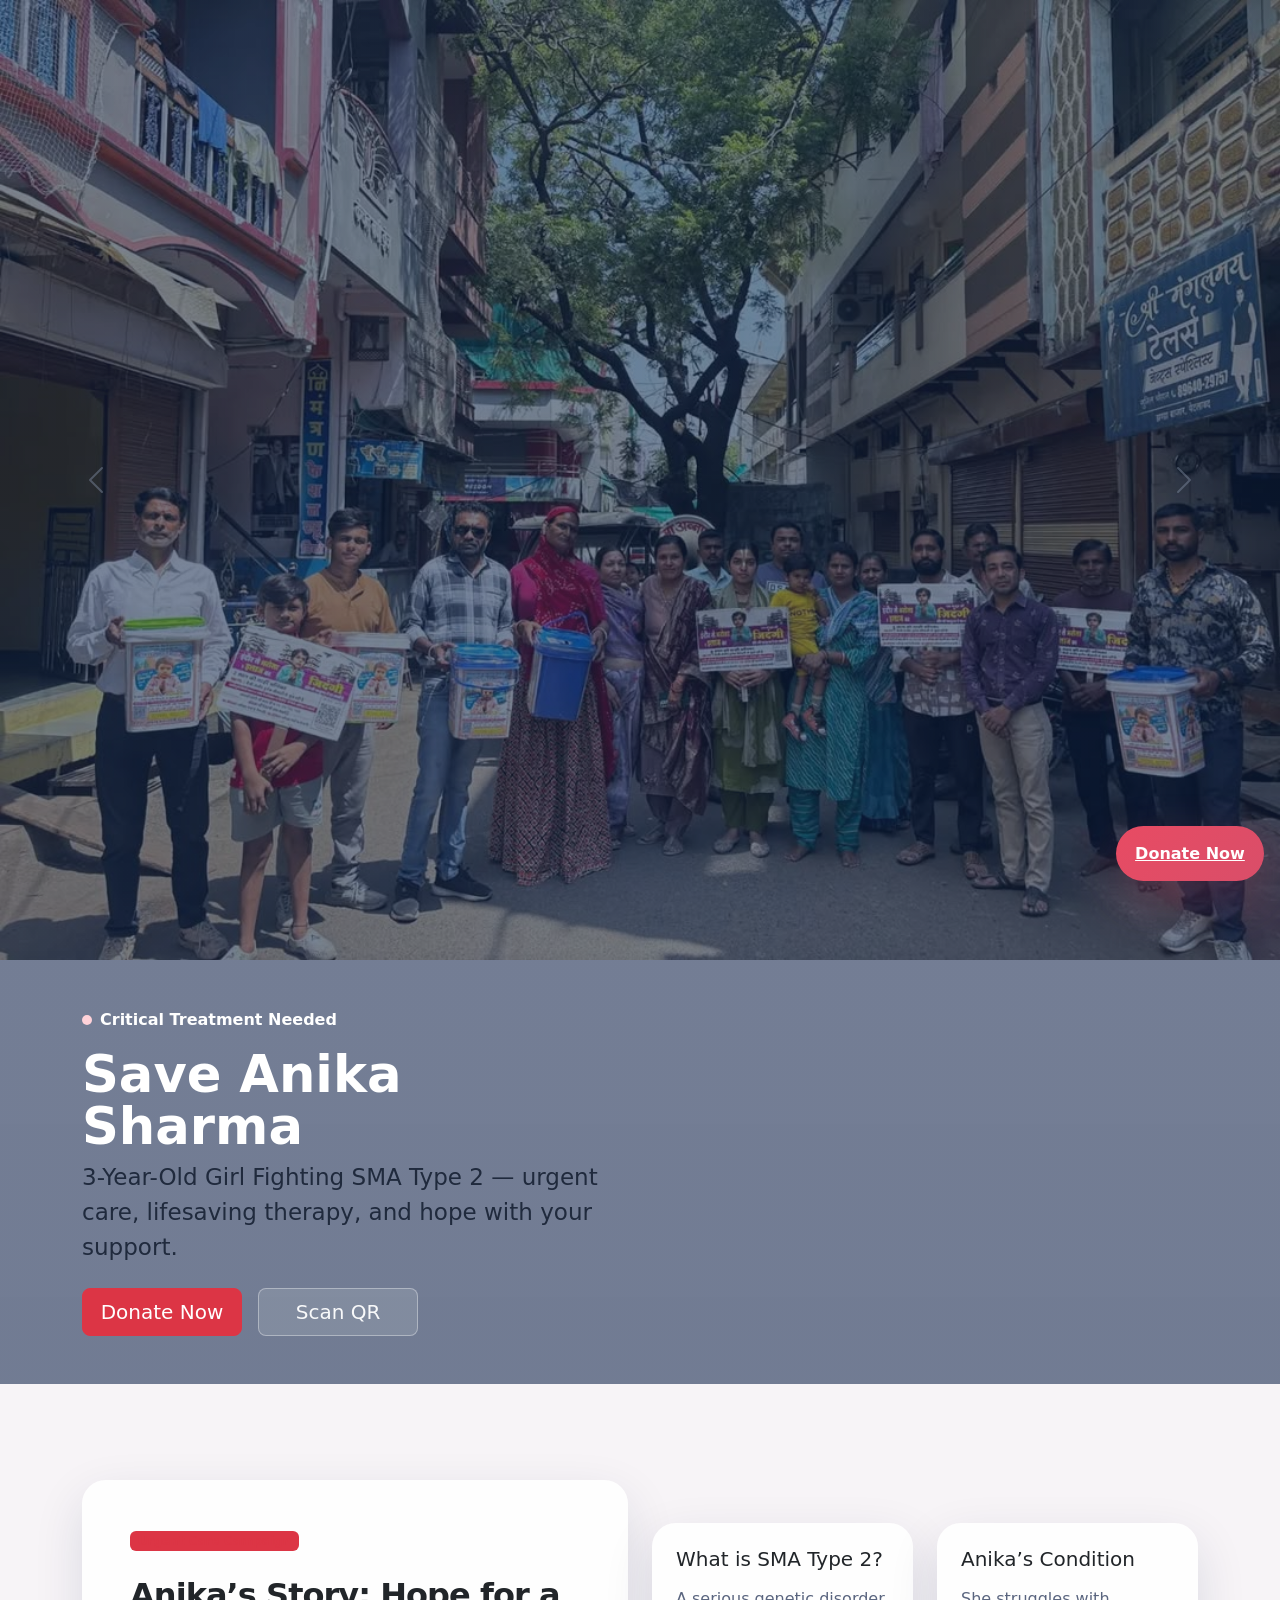
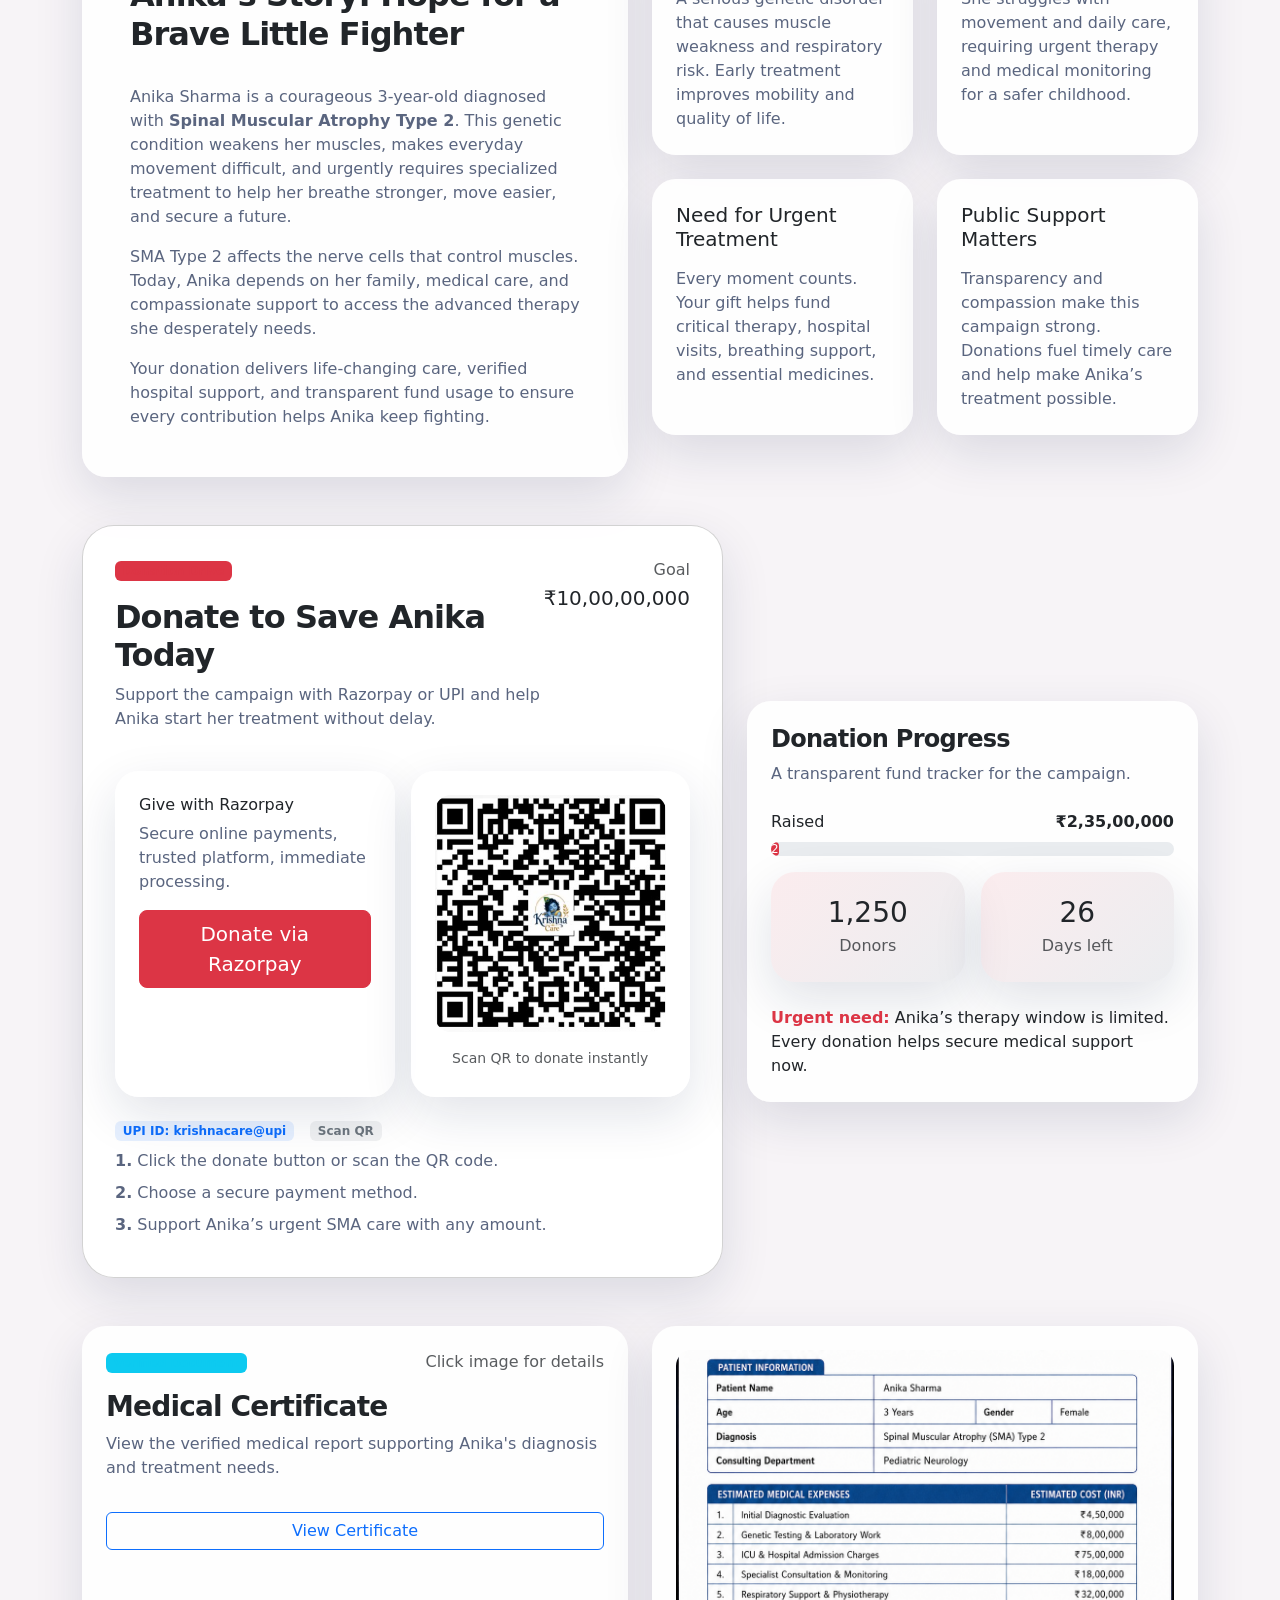
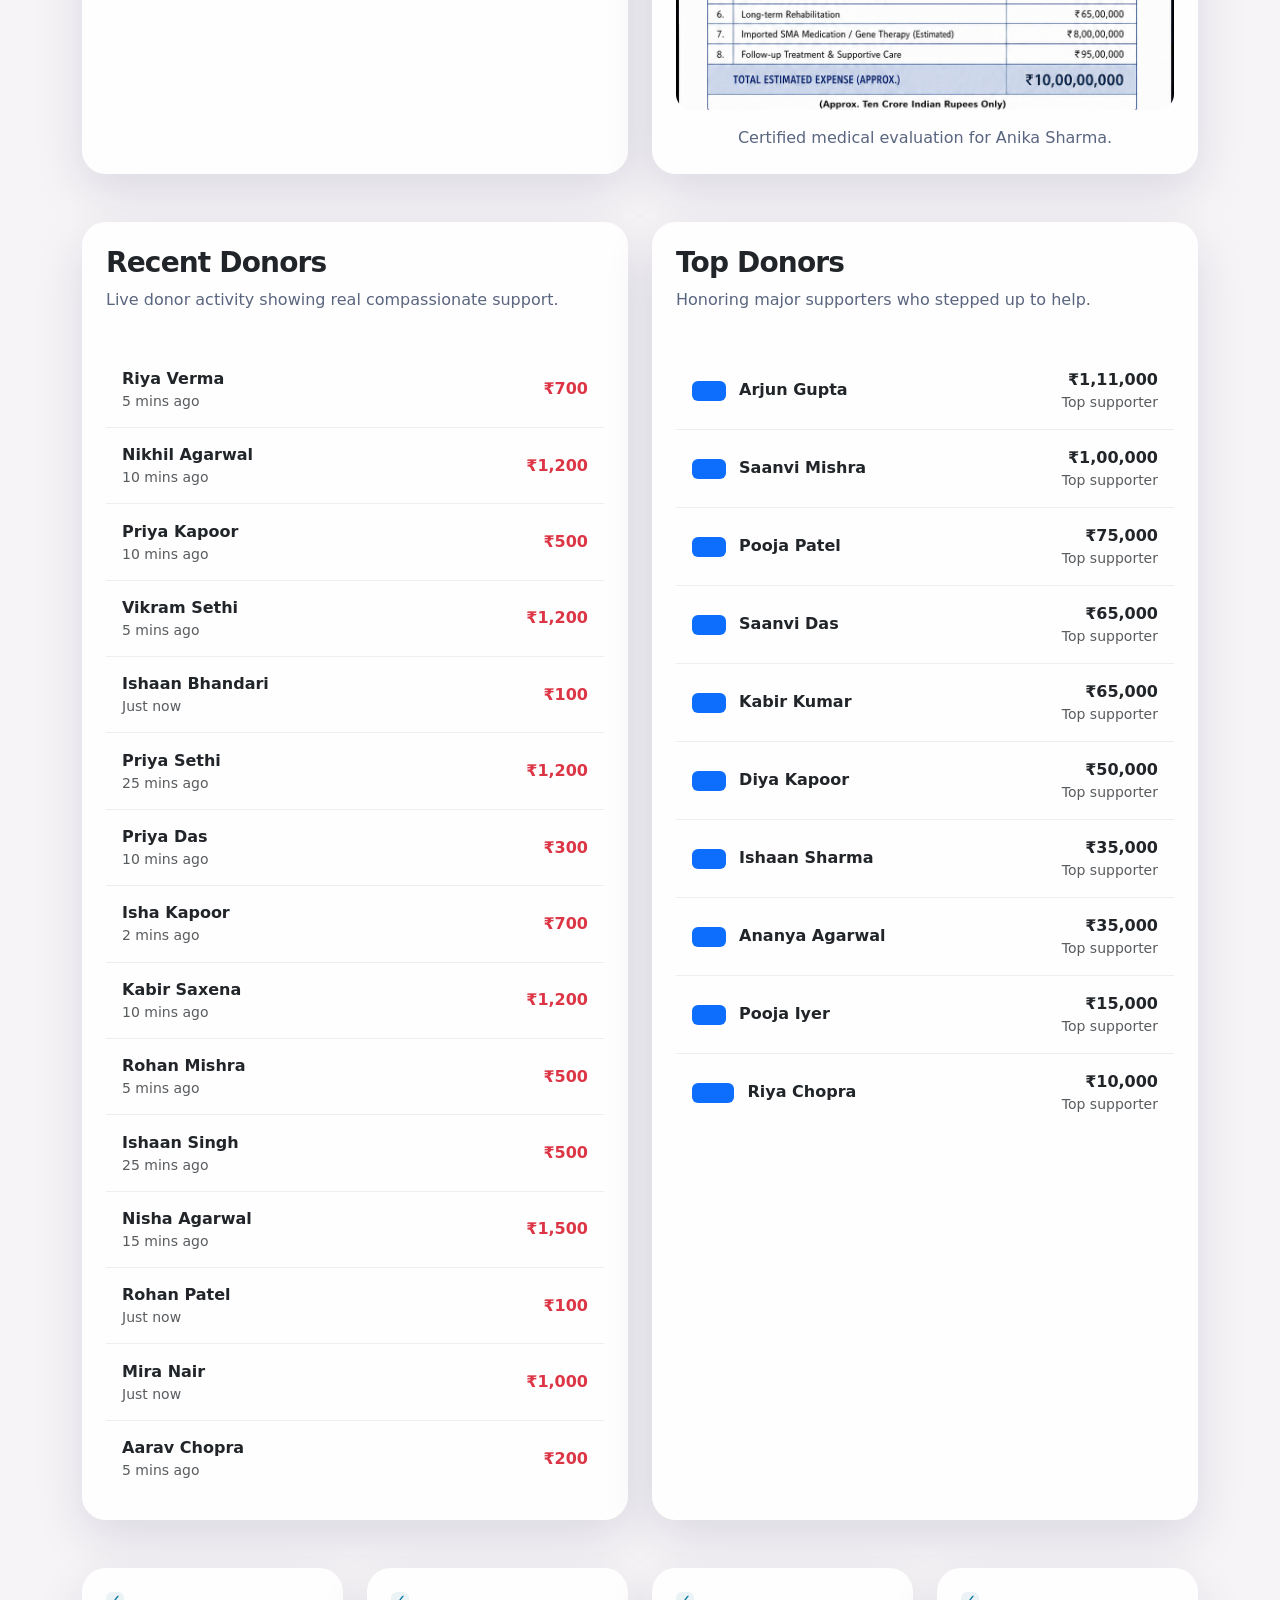
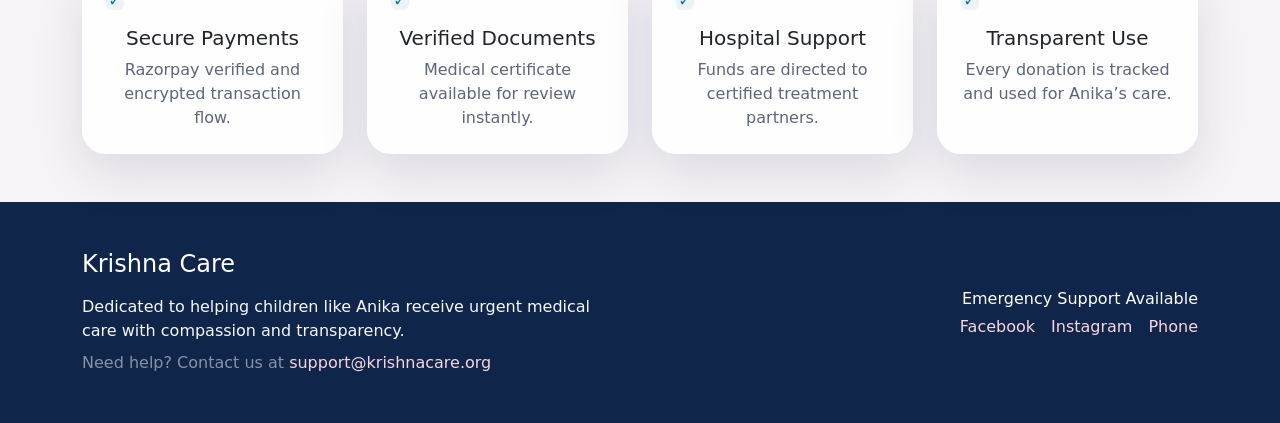
<file: index.html>
<!DOCTYPE html>
<html lang="en">
<head>
  <meta charset="UTF-8" />
  <meta name="viewport" content="width=device-width, initial-scale=1.0" />
  <title>Krishna Care | Save Anika Sharma</title>
  <link rel="icon" href="data:image/svg+xml,<svg xmlns='http://www.w3.org/2000/svg' viewBox='0 0 100 100'><text y='.9em' font-size='90'>❤️</text></svg>">
  <link href="https://cdn.jsdelivr.net/npm/bootstrap@5.3.2/dist/css/bootstrap.min.css" rel="stylesheet" integrity="sha384-T3c6CoIi6uLrA9TneNEoa7RxnatzjcDSCmG1MXxSR1GAsXEV/Dwwykc2MPK8M2HN" crossorigin="anonymous" />
  <style>
    :root {
      --soft-red: #e76b7a;
      --soft-pink: #f8d7db;
      --deep-blue: #10254a;
      --warm-cream: #fff9f8;
      --card-bg: rgba(255,255,255,0.92);
      --shadow-soft: 0 18px 50px rgba(16, 37, 74, 0.12);
    }
    body {
      font-family: Inter, system-ui, -apple-system, BlinkMacSystemFont, "Segoe UI", sans-serif;
      background: #f7f4f7;
      color: #1b2538;
      scroll-behavior: smooth;
    }
    .hero-overlay {
      position: absolute;
      inset: 0;
      background: linear-gradient(180deg, rgba(16,37,74,.55), rgba(16,37,74,.58));
      z-index: 1;
    }
    .hero-content {
      position: relative;
      z-index: 2;
    }
    .hero-title {
      font-size: clamp(2.5rem, 4vw, 4.5rem);
      line-height: 1.02;
      font-weight: 700;
    }
    .hero-subtitle {
      font-size: clamp(1.1rem, 1.8vw, 1.5rem);
      opacity: 0.95;
    }
    .btn-pulse {
      position: relative;
      overflow: hidden;
    }
    .btn-pulse::after {
      content: "";
      position: absolute;
      inset: 0;
      border-radius: inherit;
      box-shadow: 0 0 0 0 rgba(231,107,122,0.4);
      animation: pulse 2.8s ease-out infinite;
      opacity: 0.65;
    }
    @keyframes pulse {
      0% { box-shadow: 0 0 0 0 rgba(231,107,122,0.4); }
      70% { box-shadow: 0 0 0 18px rgba(231,107,122,0); }
      100% { box-shadow: 0 0 0 18px rgba(231,107,122,0); }
    }
    .feature-card, .donor-card, .top-donor-card {
      background: var(--card-bg);
      border: none;
      border-radius: 24px;
      box-shadow: var(--shadow-soft);
    }
    .stats-card {
      border-radius: 24px;
      background: linear-gradient(135deg, rgba(231,107,122,0.12), rgba(16,37,74,0.08));
      box-shadow: var(--shadow-soft);
    }
    .urgent-badge {
      display: inline-flex;
      align-items: center;
      gap: 0.5rem;
      padding: 0.55rem 0.9rem;
      border-radius: 999px;
      background: rgba(231,107,122,0.12);
      color: #c42246;
      font-weight: 600;
      font-size: 0.95rem;
      letter-spacing: 0.01em;
    }
    .section-title {
      font-weight: 700;
      letter-spacing: -0.03em;
    }
    .text-muted-strong {
      color: #5a657f;
    }
    .sticky-donate {
      position: fixed;
      right: 1rem;
      bottom: 1.2rem;
      z-index: 1050;
      border-radius: 999px;
      background: linear-gradient(135deg, #e84b63, #d94e69);
      color: white;
      padding: 0.95rem 1.2rem;
      box-shadow: 0 20px 50px rgba(232, 75, 99, 0.25);
      transition: transform 0.25s ease, opacity 0.25s ease;
    }
    .sticky-donate:hover {
      transform: translateY(-3px);
      text-decoration: none;
    }
    .sticky-donate span {
      display: inline-flex;
      align-items: center;
      gap: 0.5rem;
      font-weight: 700;
    }
    .hero-btn-group .btn {
      min-width: 160px;
    }
    .hero-btn-group .btn-outline-light {
      background: rgba(255,255,255,0.12);
      border-color: rgba(255,255,255,0.35);
    }
    .progress-wrapper {
      border-radius: 32px;
      background: rgba(255,255,255,0.92);
      box-shadow: var(--shadow-soft);
      padding: 2rem;
    }
    .donor-card {
      transition: transform 0.25s ease, box-shadow 0.25s ease;
    }
    .donor-card:hover {
      transform: translateY(-4px);
    }
    .top-donor-card {
      border: 1px solid rgba(16,37,74,0.08);
    }
    .footer {
      background: #10254a;
      color: #f6f8ff;
    }
    .footer a {
      color: #f9d6df;
      text-decoration: none;
    }
    .scroll-target {
      scroll-margin-top: 90px;
    }
    .banner-caption {
      display: inline-flex;
      align-items: center;
      gap: 0.5rem;
      margin-bottom: 1rem;
    }
    .banner-caption .dot {
      width: 10px;
      height: 10px;
      border-radius: 50%;
      background: #ffd2d9;
    }
    .modal-img {
      max-width: 100%;
      border-radius: 24px;
      box-shadow: var(--shadow-soft);
    }
    .donor-list, .top-donor-list {
      list-style: none;
      padding: 0;
      margin: 0;
    }
    .donor-list li, .top-donor-list li {
      padding: 0.95rem 1rem;
      border-bottom: 1px solid rgba(16,37,74,0.07);
    }
    .donor-list li:last-child, .top-donor-list li:last-child {
      border-bottom: none;
    }
    .icon-check {
      width: 18px;
      height: 18px;
      display: inline-flex;
      align-items: center;
      justify-content: center;
      border-radius: 6px;
      background: rgba(14, 121, 159, 0.08);
      color: #0e799f;
      margin-right: 0.8rem;
    }
    @media (max-width: 768px) {
      .sticky-donate { right: 0.75rem; bottom: 0.9rem; }
      .hero-title { font-size: 2.75rem; }
      .hero-subtitle { font-size: 1.1rem; }
    }
  </style>
</head>
<body>
  <a id="top"></a>
  <header class="position-relative overflow-hidden">
    <div id="heroCarousel" class="carousel slide" data-bs-ride="carousel">
      <div class="carousel-inner">
        <div class="carousel-item active">
          <img src="images/banner1.jpg" class="d-block w-100" alt="Anika smiling" loading="lazy" />
        </div>
        <div class="carousel-item">
          <img src="images/banner2.jpg" class="d-block w-100" alt="Caring family" loading="lazy" />
        </div>
        <div class="carousel-item">
          <img src="images/banner3.jpg" class="d-block w-100" alt="Hope for Anika" loading="lazy" />
        </div>
        <div class="carousel-item">
          <img src="images/banner4.jpg" class="d-block w-100" alt="Medical support" loading="lazy" />
        </div>
        <div class="carousel-item">
          <img src="images/banner5.jpg" class="d-block w-100" alt="Community care" loading="lazy" />
        </div>
        <div class="carousel-item">
          <img src="images/banner6.jpg" class="d-block w-100" alt="Donate for Anika" loading="lazy" />
        </div>
      </div>
      <button class="carousel-control-prev" type="button" data-bs-target="#heroCarousel" data-bs-slide="prev">
        <span class="carousel-control-prev-icon" aria-hidden="true"></span>
        <span class="visually-hidden">Previous</span>
      </button>
      <button class="carousel-control-next" type="button" data-bs-target="#heroCarousel" data-bs-slide="next">
        <span class="carousel-control-next-icon" aria-hidden="true"></span>
        <span class="visually-hidden">Next</span>
      </button>
    </div>
    <div class="hero-overlay"></div>
    <div class="container position-relative hero-content py-5 py-lg-6">
      <div class="row align-items-center min-vh-75">
        <div class="col-lg-7 col-xl-6">
          <div class="banner-caption text-white fw-semibold mb-3">
            <span class="dot"></span>
            <span>Critical Treatment Needed</span>
          </div>
          <h1 class="hero-title text-white">Save Anika Sharma</h1>
          <p class="hero-subtitle text-white-75 mb-4">3-Year-Old Girl Fighting SMA Type 2 — urgent care, lifesaving therapy, and hope with your support.</p>
          <div class="hero-btn-group d-flex flex-wrap gap-3">
            <a href="#donate" class="btn btn-danger btn-lg btn-pulse">Donate Now</a>
            <a href="#donate" class="btn btn-outline-light btn-lg">Scan QR</a>
          </div>
        </div>
      </div>
    </div>
  </header>

  <main class="mt-5">
    <section class="container mb-5 pt-5" id="story">
      <div class="row gy-5 align-items-center">
        <div class="col-lg-6">
          <div class="card feature-card p-4 p-xl-5 h-100">
            <div class="mb-4">
              <span class="badge bg-danger bg-opacity-15 text-danger">Urgent Care Campaign</span>
            </div>
            <h2 class="section-title">Anika’s Story: Hope for a Brave Little Fighter</h2>
            <p class="mt-4 text-muted-strong">Anika Sharma is a courageous 3-year-old diagnosed with <strong>Spinal Muscular Atrophy Type 2</strong>. This genetic condition weakens her muscles, makes everyday movement difficult, and urgently requires specialized treatment to help her breathe stronger, move easier, and secure a future.</p>
            <p class="text-muted-strong">SMA Type 2 affects the nerve cells that control muscles. Today, Anika depends on her family, medical care, and compassionate support to access the advanced therapy she desperately needs.</p>
            <p class="text-muted-strong mb-0">Your donation delivers life-changing care, verified hospital support, and transparent fund usage to ensure every contribution helps Anika keep fighting.</p>
          </div>
        </div>
        <div class="col-lg-6">
          <div class="row g-4">
            <div class="col-sm-6">
              <div class="card feature-card p-4 h-100">
                <h5 class="mb-3">What is SMA Type 2?</h5>
                <p class="mb-0 text-muted-strong">A serious genetic disorder that causes muscle weakness and respiratory risk. Early treatment improves mobility and quality of life.</p>
              </div>
            </div>
            <div class="col-sm-6">
              <div class="card feature-card p-4 h-100">
                <h5 class="mb-3">Anika’s Condition</h5>
                <p class="mb-0 text-muted-strong">She struggles with movement and daily care, requiring urgent therapy and medical monitoring for a safer childhood.</p>
              </div>
            </div>
            <div class="col-sm-6">
              <div class="card feature-card p-4 h-100">
                <h5 class="mb-3">Need for Urgent Treatment</h5>
                <p class="mb-0 text-muted-strong">Every moment counts. Your gift helps fund critical therapy, hospital visits, breathing support, and essential medicines.</p>
              </div>
            </div>
            <div class="col-sm-6">
              <div class="card feature-card p-4 h-100">
                <h5 class="mb-3">Public Support Matters</h5>
                <p class="mb-0 text-muted-strong">Transparency and compassion make this campaign strong. Donations fuel timely care and help make Anika’s treatment possible.</p>
              </div>
            </div>
          </div>
        </div>
      </div>
    </section>

    <section class="container mb-5" id="donate">
      <div class="row g-4 align-items-center">
        <div class="col-lg-7">
          <div class="card progress-wrapper h-100">
            <div class="d-flex align-items-start justify-content-between mb-4">
              <div>
                <span class="badge bg-danger bg-opacity-15 text-danger">Donation Drive</span>
                <h2 class="mt-3 section-title">Donate to Save Anika Today</h2>
                <p class="text-muted-strong">Support the campaign with Razorpay or UPI and help Anika start her treatment without delay.</p>
              </div>
              <div class="text-end">
                <p class="mb-1 text-muted">Goal</p>
                <h5 class="mb-0">₹10,00,00,000</h5>
              </div>
            </div>
            <div class="row g-3">
              <div class="col-md-6">
                <div class="card feature-card p-4 h-100">
                  <h6>Give with Razorpay</h6>
                  <p class="text-muted-strong">Secure online payments, trusted platform, immediate processing.</p>
                  <a href="https://razorpay.me/@krishnacare" target="_blank" rel="noopener" class="btn btn-danger btn-lg w-100 btn-pulse">Donate via Razorpay</a>
                </div>
              </div>
              <div class="col-md-6">
                <div class="card feature-card p-4 h-100 text-center">
                  <img src="images/QrCode.jpeg" alt="Donation QR code" class="img-fluid rounded-4 mb-3" />
                  <p class="small text-muted mb-1">Scan QR to donate instantly</p>
                </div>
              </div>
            </div>
            <div class="mt-4">
              <div class="d-flex flex-wrap gap-3 mb-2">
                <span class="badge bg-primary bg-opacity-10 text-primary">UPI ID: krishnacare@upi</span>
                <span class="badge bg-secondary bg-opacity-10 text-secondary">Scan QR</span>
              </div>
              <ul class="list-unstyled mb-0 text-muted-strong">
                <li class="mb-2"><strong>1.</strong> Click the donate button or scan the QR code.</li>
                <li class="mb-2"><strong>2.</strong> Choose a secure payment method.</li>
                <li class="mb-2"><strong>3.</strong> Support Anika’s urgent SMA care with any amount.</li>
              </ul>
            </div>
          </div>
        </div>
        <div class="col-lg-5">
          <div class="card feature-card p-4 h-100">
            <div class="mb-4">
              <h4 class="section-title">Donation Progress</h4>
              <p class="text-muted-strong mb-0">A transparent fund tracker for the campaign.</p>
            </div>
            <div class="mb-3">
              <div class="d-flex justify-content-between mb-2">
                <span>Raised</span>
                <span class="fw-semibold" id="raisedAmount">₹0</span>
              </div>
              <div class="progress rounded-pill" style="height: 14px;">
                <div id="progressBar" class="progress-bar rounded-pill bg-danger" role="progressbar" style="width: 0%;" aria-valuenow="0" aria-valuemin="0" aria-valuemax="100"></div>
              </div>
            </div>
            <div class="row text-center g-3">
              <div class="col-6">
                <div class="stats-card p-4 h-100">
                  <h3 class="mb-1" id="donorCounter">0</h3>
                  <p class="mb-0 text-muted">Donors</p>
                </div>
              </div>
              <div class="col-6">
                <div class="stats-card p-4 h-100">
                  <h3 class="mb-1" id="daysCounter">26</h3>
                  <p class="mb-0 text-muted">Days left</p>
                </div>
              </div>
            </div>
            <div class="mt-4">
              <span class="text-danger fw-semibold">Urgent need:</span> Anika’s therapy window is limited. Every donation helps secure medical support now.
            </div>
          </div>
        </div>
      </div>
    </section>

    <section class="container mb-5">
      <div class="row gy-4">
        <div class="col-lg-6">
          <div class="card feature-card p-4 h-100">
            <div class="d-flex align-items-start justify-content-between mb-3">
              <div>
                <span class="badge bg-info bg-opacity-15 text-info">Verified Document</span>
              </div>
              <span class="text-muted">Click image for details</span>
            </div>
            <h3 class="section-title">Medical Certificate</h3>
            <p class="text-muted-strong">View the verified medical report supporting Anika's diagnosis and treatment needs.</p>
            <button type="button" class="btn btn-outline-primary mt-3" data-bs-toggle="modal" data-bs-target="#medicalModal">View Certificate</button>
          </div>
        </div>
        <div class="col-lg-6">
          <div class="card feature-card p-4 h-100 text-center">
            <img src="images/medicalcer.jpeg" alt="Medical certificate" class="img-fluid rounded-4 mb-3" style="max-height: 360px; object-fit: cover;" />
            <p class="mb-0 text-muted-strong">Certified medical evaluation for Anika Sharma.</p>
          </div>
        </div>
      </div>
    </section>

    <section class="container mb-5">
      <div class="row gy-4">
        <div class="col-lg-6">
          <div class="card feature-card p-4 h-100">
            <h3 class="section-title">Recent Donors</h3>
            <p class="text-muted-strong">Live donor activity showing real compassionate support.</p>
            <ul id="recentDonors" class="donor-list mt-4"></ul>
          </div>
        </div>
        <div class="col-lg-6">
          <div class="card feature-card p-4 h-100">
            <h3 class="section-title">Top Donors</h3>
            <p class="text-muted-strong">Honoring major supporters who stepped up to help.</p>
            <ul id="topDonors" class="top-donor-list mt-4"></ul>
          </div>
        </div>
      </div>
    </section>

    <section class="container mb-5">
      <div class="row gy-4">
        <div class="col-lg-3 col-sm-6">
          <div class="card feature-card p-4 text-center h-100">
            <div class="icon-check mb-3">✓</div>
            <h5>Secure Payments</h5>
            <p class="text-muted-strong mb-0">Razorpay verified and encrypted transaction flow.</p>
          </div>
        </div>
        <div class="col-lg-3 col-sm-6">
          <div class="card feature-card p-4 text-center h-100">
            <div class="icon-check mb-3">✓</div>
            <h5>Verified Documents</h5>
            <p class="text-muted-strong mb-0">Medical certificate available for review instantly.</p>
          </div>
        </div>
        <div class="col-lg-3 col-sm-6">
          <div class="card feature-card p-4 text-center h-100">
            <div class="icon-check mb-3">✓</div>
            <h5>Hospital Support</h5>
            <p class="text-muted-strong mb-0">Funds are directed to certified treatment partners.</p>
          </div>
        </div>
        <div class="col-lg-3 col-sm-6">
          <div class="card feature-card p-4 text-center h-100">
            <div class="icon-check mb-3">✓</div>
            <h5>Transparent Use</h5>
            <p class="text-muted-strong mb-0">Every donation is tracked and used for Anika’s care.</p>
          </div>
        </div>
      </div>
    </section>
  </main>

  <footer class="footer py-5 mt-5">
    <div class="container">
      <div class="row gy-4 align-items-center">
        <div class="col-md-6">
          <h4 class="text-white mb-3">Krishna Care</h4>
          <p class="text-white-75 mb-2">Dedicated to helping children like Anika receive urgent medical care with compassion and transparency.</p>
          <p class="text-white-50 mb-0">Need help? Contact us at <a href="mailto:support@krishnacare.org">support@krishnacare.org</a></p>
        </div>
        <div class="col-md-6 text-md-end">
          <p class="text-white mb-1">Emergency Support Available</p>
          <div class="d-flex justify-content-md-end gap-3">
            <a href="#" class="text-white-75">Facebook</a>
            <a href="#" class="text-white-75">Instagram</a>
            <a href="#" class="text-white-75">Phone</a>
          </div>
        </div>
      </div>
    </div>
  </footer>

  <a href="https://razorpay.me/@krishnacare" target="_blank" rel="noopener" class="sticky-donate d-flex align-items-center justify-content-center">
    <span>Donate Now</span>
  </a>

  <div class="modal fade" id="medicalModal" tabindex="-1" aria-labelledby="medicalModalLabel" aria-hidden="true">
    <div class="modal-dialog modal-dialog-centered modal-xl">
      <div class="modal-content rounded-4 border-0 shadow-lg">
        <div class="modal-header border-0">
          <h5 class="modal-title" id="medicalModalLabel">Anika’s Medical Certificate</h5>
          <button type="button" class="btn-close" data-bs-dismiss="modal" aria-label="Close"></button>
        </div>
        <div class="modal-body text-center">
          <img src="images/medicalcer.jpeg" alt="Medical certificate" class="modal-img" />
        </div>
      </div>
    </div>
  </div>

  <script src="https://cdn.jsdelivr.net/npm/bootstrap@5.3.2/dist/js/bootstrap.bundle.min.js" integrity="sha384-C6RzsynM9kWDrMNeT87bh95OGNyZPhcTNXj1NW7RuBCsyN/o0jlpcV8Qyq46cDfL" crossorigin="anonymous"></script>
  <script>
    const recentDonorsElement = document.getElementById('recentDonors');
    const topDonorsElement = document.getElementById('topDonors');
    const raisedAmountElement = document.getElementById('raisedAmount');
    const donorCounterElement = document.getElementById('donorCounter');
    const daysCounterElement = document.getElementById('daysCounter');
    const progressBar = document.getElementById('progressBar');

    const firstNames = ['Ananya', 'Rohan', 'Priya', 'Saanvi', 'Arjun', 'Isha', 'Kabir', 'Meera', 'Aarav', 'Diya', 'Nisha', 'Vikram', 'Neha', 'Sahil', 'Riya', 'Aditya', 'Mira', 'Nikhil', 'Pooja', 'Ishaan'];
    const lastNames = ['Sharma', 'Patel', 'Gupta', 'Kumar', 'Singh', 'Verma', 'Reddy', 'Jain', 'Mehta', 'Chopra', 'Agarwal', 'Kapoor', 'Mishra', 'Joshi', 'Bhandari', 'Nair', 'Iyer', 'Das', 'Sethi', 'Saxena'];
    const times = ['Just now', '2 mins ago', '5 mins ago', '10 mins ago', '15 mins ago', '25 mins ago', '35 mins ago'];
    const recentAmounts = [100, 200, 300, 500, 700, 1000, 1200, 1500, 2000];
    const topAmounts = [10000, 15000, 25000, 35000, 50000, 65000, 75000, 85000, 100000, 111000];

    function randomFrom(array) {
      return array[Math.floor(Math.random() * array.length)];
    }
    function uniqueName() {
      return `${randomFrom(firstNames)} ${randomFrom(lastNames)}`;
    }
    function formatINR(value) {
      return new Intl.NumberFormat('en-IN', { style: 'currency', currency: 'INR', maximumFractionDigits: 0 }).format(value);
    }
    function createRecentDonors() {
      const amounts = [];
      while (amounts.length < 15) {
        const amount = randomFrom(recentAmounts);
        amounts.push(amount);
      }
      return amounts.map(amount => ({ name: uniqueName(), amount, time: randomFrom(times) }));
    }
    function createTopDonors() {
      const donors = [];
      const usedNames = new Set();
      while (donors.length < 10) {
        const name = uniqueName();
        if (usedNames.has(name)) continue;
        usedNames.add(name);
        const amount = randomFrom(topAmounts);
        donors.push({ name, amount });
      }
      donors.sort((a, b) => b.amount - a.amount);
      return donors;
    }

    function animateCount(element, start, end, duration) {
      let startTime = null;
      function step(timestamp) {
        if (!startTime) startTime = timestamp;
        const progress = Math.min((timestamp - startTime) / duration, 1);
        const current = Math.floor(progress * (end - start) + start);
        element.textContent = current.toLocaleString('en-IN');
        if (progress < 1) window.requestAnimationFrame(step);
      }
      window.requestAnimationFrame(step);
    }

    function initPage() {
      const recentDonors = createRecentDonors();
      const topDonors = createTopDonors();
      const raisedAmount = 23500000; // ₹2.35 Crore as example
      const goalAmount = 1000000000; // ₹10 Crore
      const percentage = Math.min(100, Math.round((raisedAmount / goalAmount) * 100));
      const donorCount = 1250;
      const daysLeft = 26;

      raisedAmountElement.textContent = formatINR(raisedAmount);
      progressBar.style.width = `${percentage}%`;
      progressBar.setAttribute('aria-valuenow', percentage);
      progressBar.textContent = `${percentage}%`;

      animateCount(donorCounterElement, 0, donorCount, 1500);
      animateCount(daysCounterElement, 0, daysLeft, 1500);

      recentDonorsElement.innerHTML = recentDonors.map(donor => `
        <li class="d-flex justify-content-between align-items-center">
          <div>
            <div class="fw-semibold">${donor.name}</div>
            <div class="text-muted small">${donor.time}</div>
          </div>
          <div class="fw-semibold text-danger">${formatINR(donor.amount)}</div>
        </li>
      `).join('');

      topDonorsElement.innerHTML = topDonors.map((donor, index) => `
        <li class="d-flex justify-content-between align-items-center py-3">
          <div>
            <span class="badge bg-primary bg-opacity-15 text-primary me-2">#${index + 1}</span>
            <span class="fw-semibold">${donor.name}</span>
          </div>
          <div class="text-end">
            <div class="fw-semibold">${formatINR(donor.amount)}</div>
            <div class="text-muted small">Top supporter</div>
          </div>
        </li>
      `).join('');
    }

    document.addEventListener('DOMContentLoaded', initPage);
  </script>
</body>
</html>
</file>
